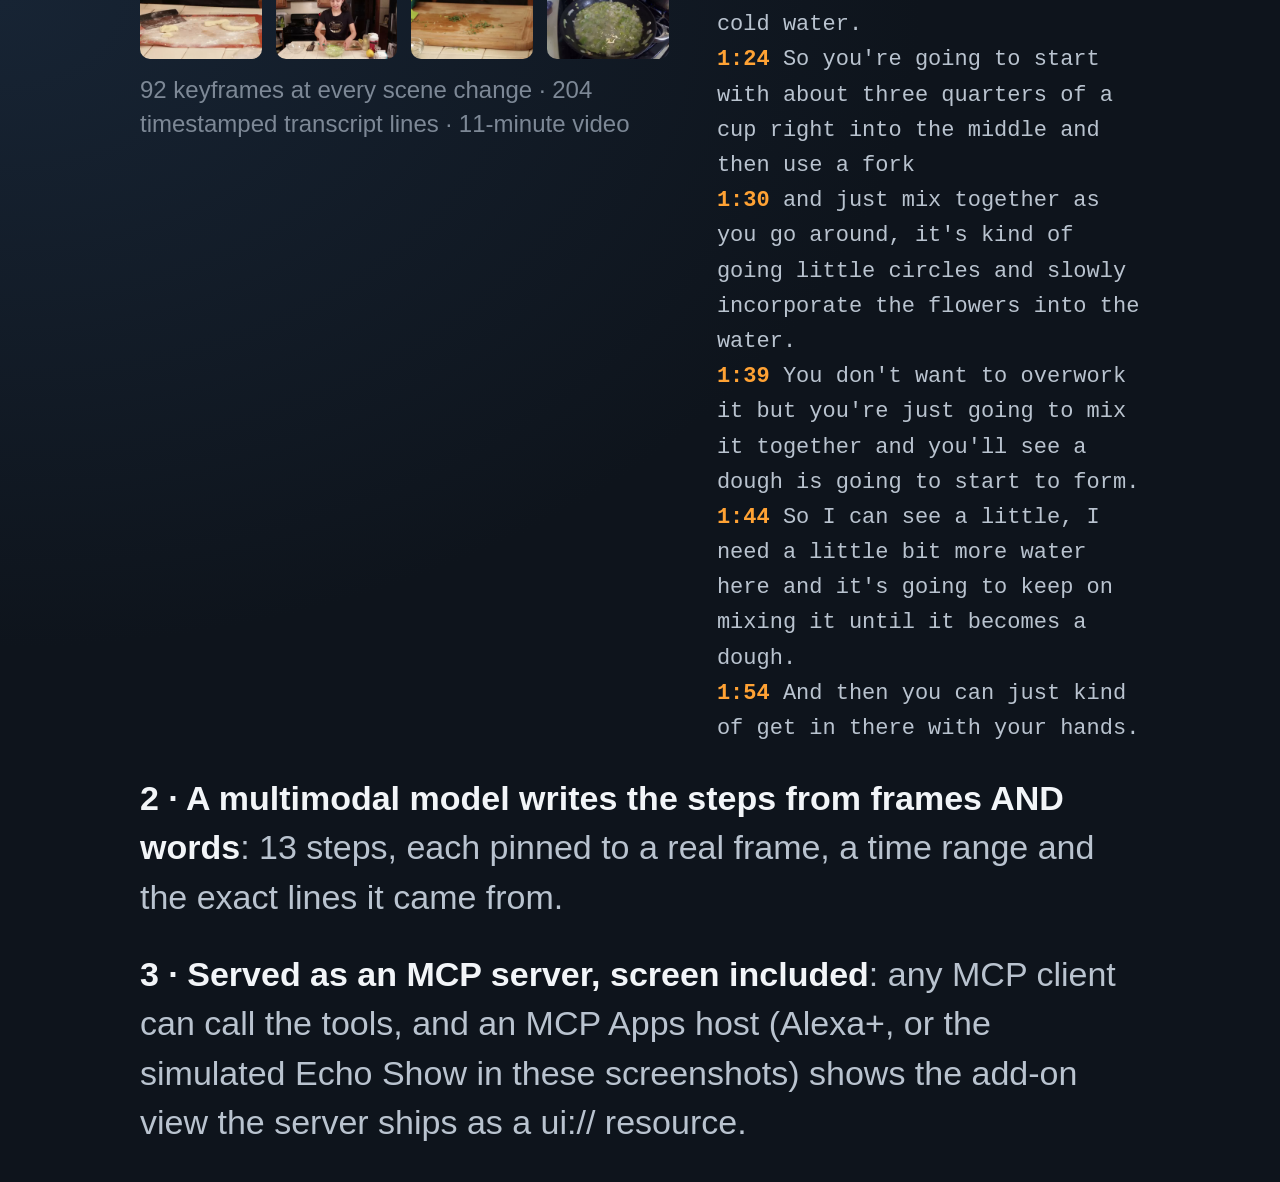
<file: demo/cards/crv.html>
<!doctype html><html><head><meta charset="utf-8"><style>
html,body{margin:0;width:1920px;height:1080px;background:#0e141c;color:#f2f5f8;font-family:-apple-system,"Helvetica Neue",Arial,sans-serif;overflow:hidden}
.wrap{position:absolute;inset:0;padding:100px 140px;display:flex;flex-direction:column;justify-content:center;gap:28px;background:radial-gradient(120% 120% at 0% 0%,#172434 0%,#0e141c 60%)}
h1{font-size:92px;line-height:1.02;margin:0;letter-spacing:-0.02em}
h2{font-size:54px;line-height:1.12;margin:0;letter-spacing:-0.01em}
p{font-size:34px;line-height:1.45;color:#b9c3cf;margin:0;max-width:1560px}
.pill{display:inline-block;border:1px solid rgba(255,255,255,.18);border-radius:999px;padding:10px 22px;font-size:26px;color:#b9c3cf;margin:0 12px 10px 0}
.ring{width:56px;height:56px;border-radius:50%;border:8px solid #37c6f4;box-shadow:0 0 30px rgba(55,198,244,.6)}
.accent{color:#ffa234}
.grid{display:grid;grid-template-columns:repeat(4,1fr);gap:14px;margin-top:6px}
.grid img{width:100%;border-radius:10px;display:block}
.cols{display:grid;grid-template-columns:1.25fr 1fr;gap:48px;align-items:start}
.lines{font-family:ui-monospace,Menlo,monospace;font-size:22px;color:#b9c3cf;line-height:1.6}
.lines b{color:#ffa234;font-weight:600}
.small{font-size:24px;color:#7d8896}
</style></head><body><div class="wrap"><h2>1 · It watches the video first <span class="accent">(crv, open source)</span></h2><div class="cols"><div><div class="grid"><img src="../../server/fixtures/pasta/frames/frame_005.jpg"><img src="../../server/fixtures/pasta/frames/frame_016.jpg"><img src="../../server/fixtures/pasta/frames/frame_027.jpg"><img src="../../server/fixtures/pasta/frames/frame_038.jpg"><img src="../../server/fixtures/pasta/frames/frame_049.jpg"><img src="../../server/fixtures/pasta/frames/frame_060.jpg"><img src="../../server/fixtures/pasta/frames/frame_071.jpg"><img src="../../server/fixtures/pasta/frames/frame_082.jpg"></div><p class="small" style="margin-top:14px">92 keyframes at every scene change · 204 timestamped transcript lines · 11-minute video</p></div><div class="lines"><div><b>1:18</b> Kind of make a little hole in the middle there.</div><div><b>1:22</b> And we're going to add some cold water.</div><div><b>1:24</b> So you're going to start with about three quarters of a cup right into the middle and then use a fork</div><div><b>1:30</b> and just mix together as you go around, it's kind of going little circles and slowly incorporate the flowers into the water.</div><div><b>1:39</b> You don't want to overwork it but you're just going to mix it together and you'll see a dough is going to start to form.</div><div><b>1:44</b> So I can see a little, I need a little bit more water here and it's going to keep on mixing it until it becomes a dough.</div><div><b>1:54</b> And then you can just kind of get in there with your hands.</div></div></div><p><b style="color:#f2f5f8">2 · A multimodal model writes the steps from frames AND words</b>: 13 steps, each pinned to a real frame, a time range and the exact lines it came from.</p><p><b style="color:#f2f5f8">3 · Served as an MCP server, screen included</b>: any MCP client can call the tools, and an MCP Apps host (Alexa+, or the simulated Echo Show in these screenshots) shows the add-on view the server ships as a ui:// resource.</p></div></body></html>
</file>
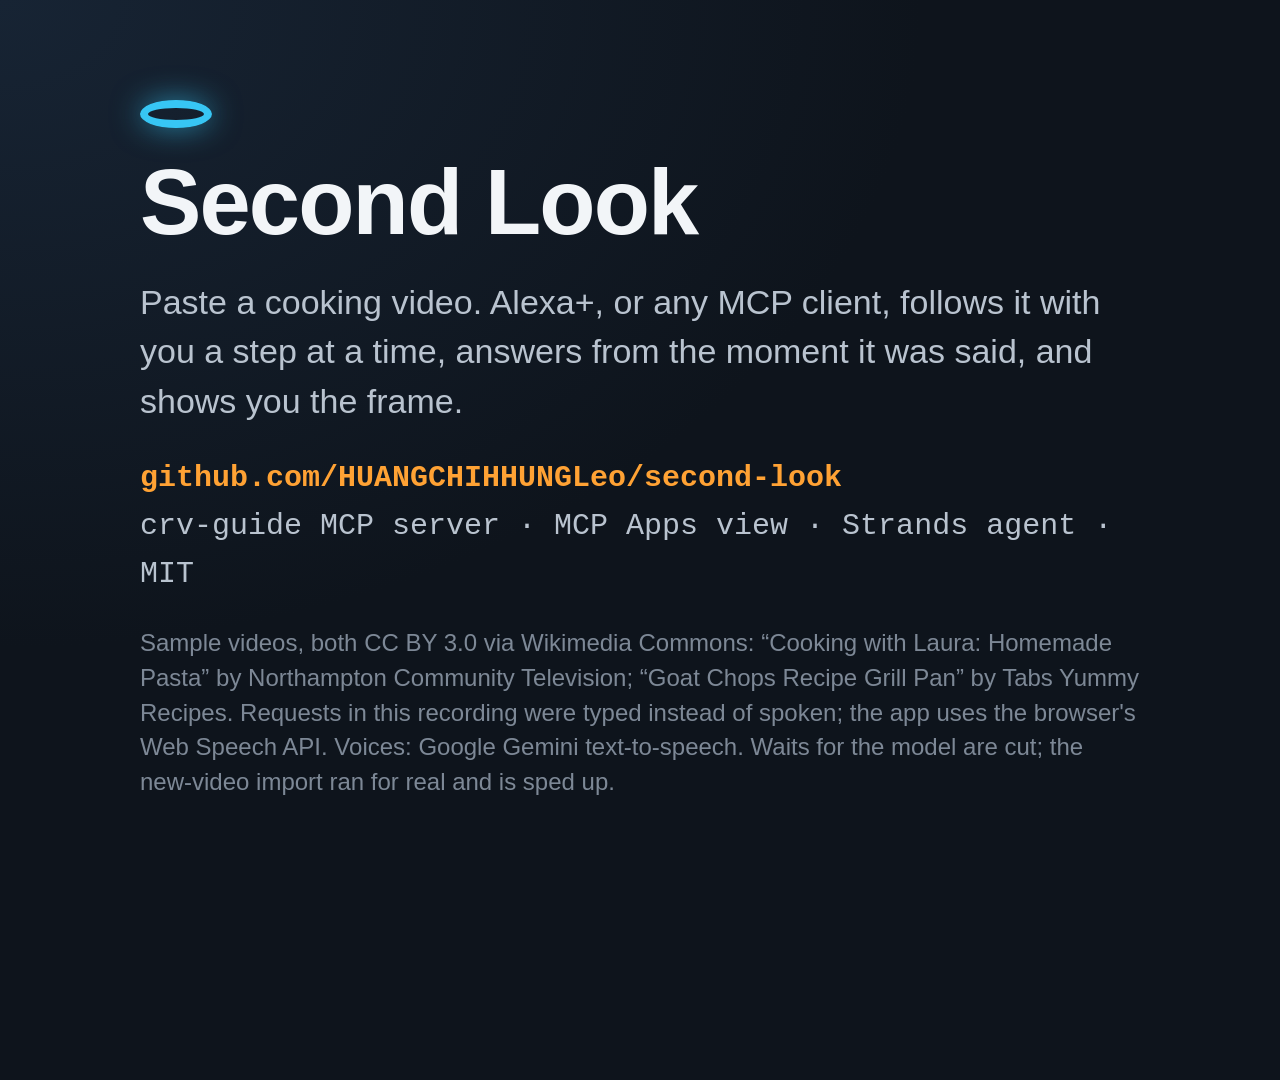
<file: demo/cards/end.html>
<!doctype html><html><head><meta charset="utf-8"><style>
html,body{margin:0;width:1920px;height:1080px;background:#0e141c;color:#f2f5f8;font-family:-apple-system,"Helvetica Neue",Arial,sans-serif;overflow:hidden}
.wrap{position:absolute;inset:0;padding:100px 140px;display:flex;flex-direction:column;justify-content:center;gap:28px;background:radial-gradient(120% 120% at 0% 0%,#172434 0%,#0e141c 60%)}
h1{font-size:92px;line-height:1.02;margin:0;letter-spacing:-0.02em}
h2{font-size:54px;line-height:1.12;margin:0;letter-spacing:-0.01em}
p{font-size:34px;line-height:1.45;color:#b9c3cf;margin:0;max-width:1560px}
.pill{display:inline-block;border:1px solid rgba(255,255,255,.18);border-radius:999px;padding:10px 22px;font-size:26px;color:#b9c3cf;margin:0 12px 10px 0}
.ring{width:56px;height:56px;border-radius:50%;border:8px solid #37c6f4;box-shadow:0 0 30px rgba(55,198,244,.6)}
.accent{color:#ffa234}
.grid{display:grid;grid-template-columns:repeat(4,1fr);gap:14px;margin-top:6px}
.grid img{width:100%;border-radius:10px;display:block}
.cols{display:grid;grid-template-columns:1.25fr 1fr;gap:48px;align-items:start}
.lines{font-family:ui-monospace,Menlo,monospace;font-size:22px;color:#b9c3cf;line-height:1.6}
.lines b{color:#ffa234;font-weight:600}
.small{font-size:24px;color:#7d8896}
</style></head><body><div class="wrap"><div class="ring"></div><h1>Second Look</h1><p>Paste a cooking video. Alexa+, or any MCP client, follows it with you a step at a time, answers from the moment it was said, and shows you the frame.</p><p class="lines" style="font-size:30px"><b>github.com/HUANGCHIHHUNGLeo/second-look</b><br>crv-guide MCP server · MCP Apps view · Strands agent · MIT</p><p class="small">Sample videos, both CC BY 3.0 via Wikimedia Commons: “Cooking with Laura: Homemade Pasta” by Northampton Community Television; “Goat Chops Recipe Grill Pan” by Tabs Yummy Recipes. Requests in this recording were typed instead of spoken; the app uses the browser's Web Speech API. Voices: Google Gemini text-to-speech. Waits for the model are cut; the new-video import ran for real and is sped up.</p></div></body></html>
</file>
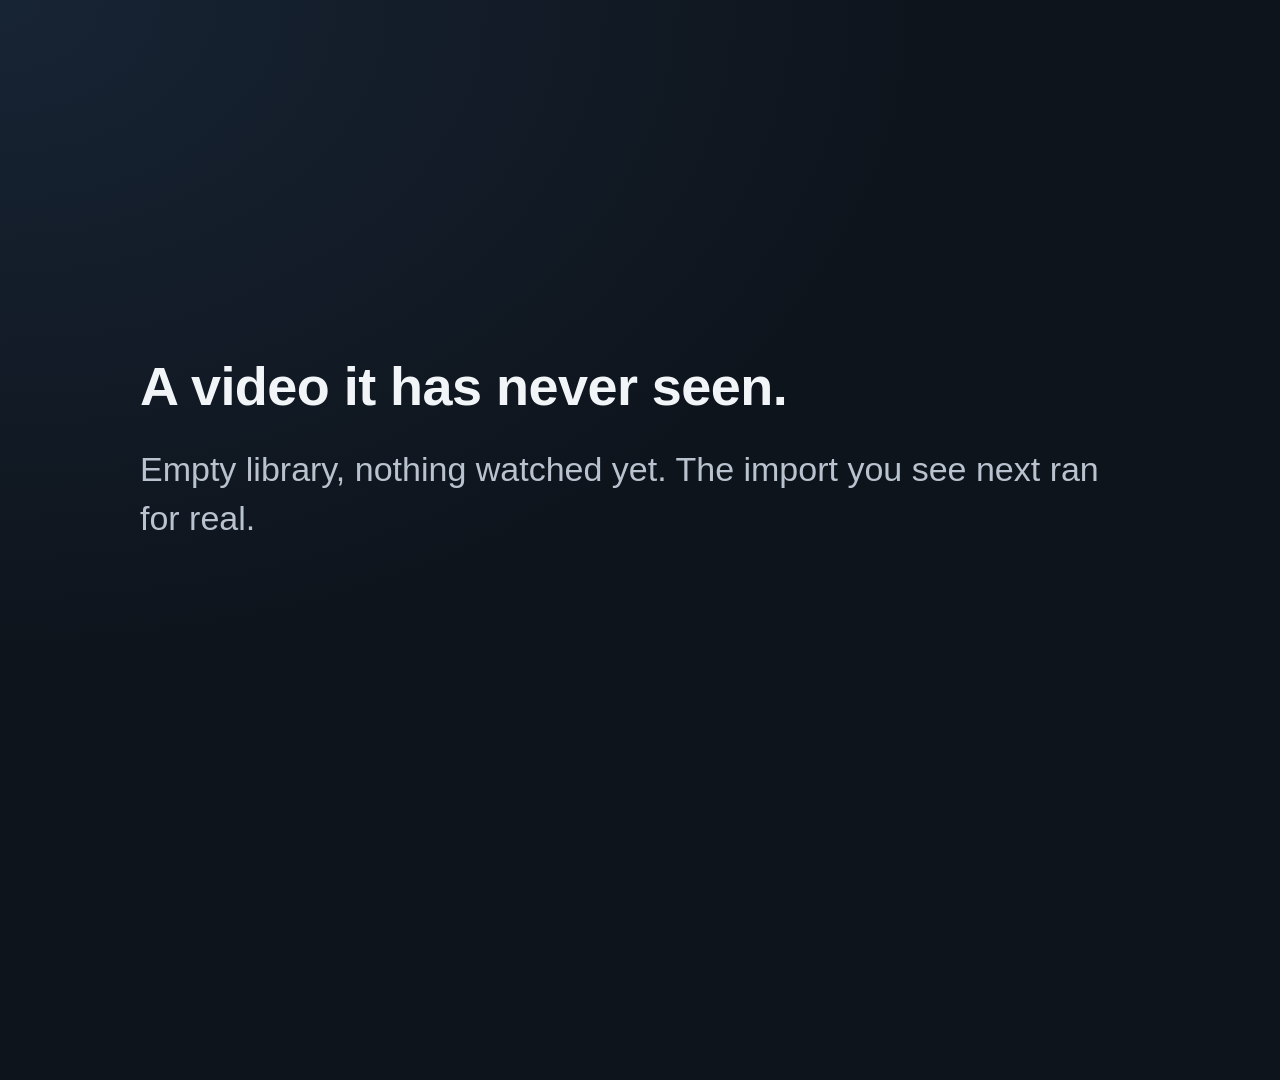
<file: demo/cards/fresh.html>
<!doctype html><html><head><meta charset="utf-8"><style>
html,body{margin:0;width:1920px;height:1080px;background:#0e141c;color:#f2f5f8;font-family:-apple-system,"Helvetica Neue",Arial,sans-serif;overflow:hidden}
.wrap{position:absolute;inset:0;padding:100px 140px;display:flex;flex-direction:column;justify-content:center;gap:28px;background:radial-gradient(120% 120% at 0% 0%,#172434 0%,#0e141c 60%)}
h1{font-size:92px;line-height:1.02;margin:0;letter-spacing:-0.02em}
h2{font-size:54px;line-height:1.12;margin:0;letter-spacing:-0.01em}
p{font-size:34px;line-height:1.45;color:#b9c3cf;margin:0;max-width:1560px}
.pill{display:inline-block;border:1px solid rgba(255,255,255,.18);border-radius:999px;padding:10px 22px;font-size:26px;color:#b9c3cf;margin:0 12px 10px 0}
.ring{width:56px;height:56px;border-radius:50%;border:8px solid #37c6f4;box-shadow:0 0 30px rgba(55,198,244,.6)}
.accent{color:#ffa234}
.grid{display:grid;grid-template-columns:repeat(4,1fr);gap:14px;margin-top:6px}
.grid img{width:100%;border-radius:10px;display:block}
.cols{display:grid;grid-template-columns:1.25fr 1fr;gap:48px;align-items:start}
.lines{font-family:ui-monospace,Menlo,monospace;font-size:22px;color:#b9c3cf;line-height:1.6}
.lines b{color:#ffa234;font-weight:600}
.small{font-size:24px;color:#7d8896}
</style></head><body><div class="wrap"><h2>A video it has never seen.</h2><p>Empty library, nothing watched yet. The import you see next ran for real.</p></div></body></html>
</file>
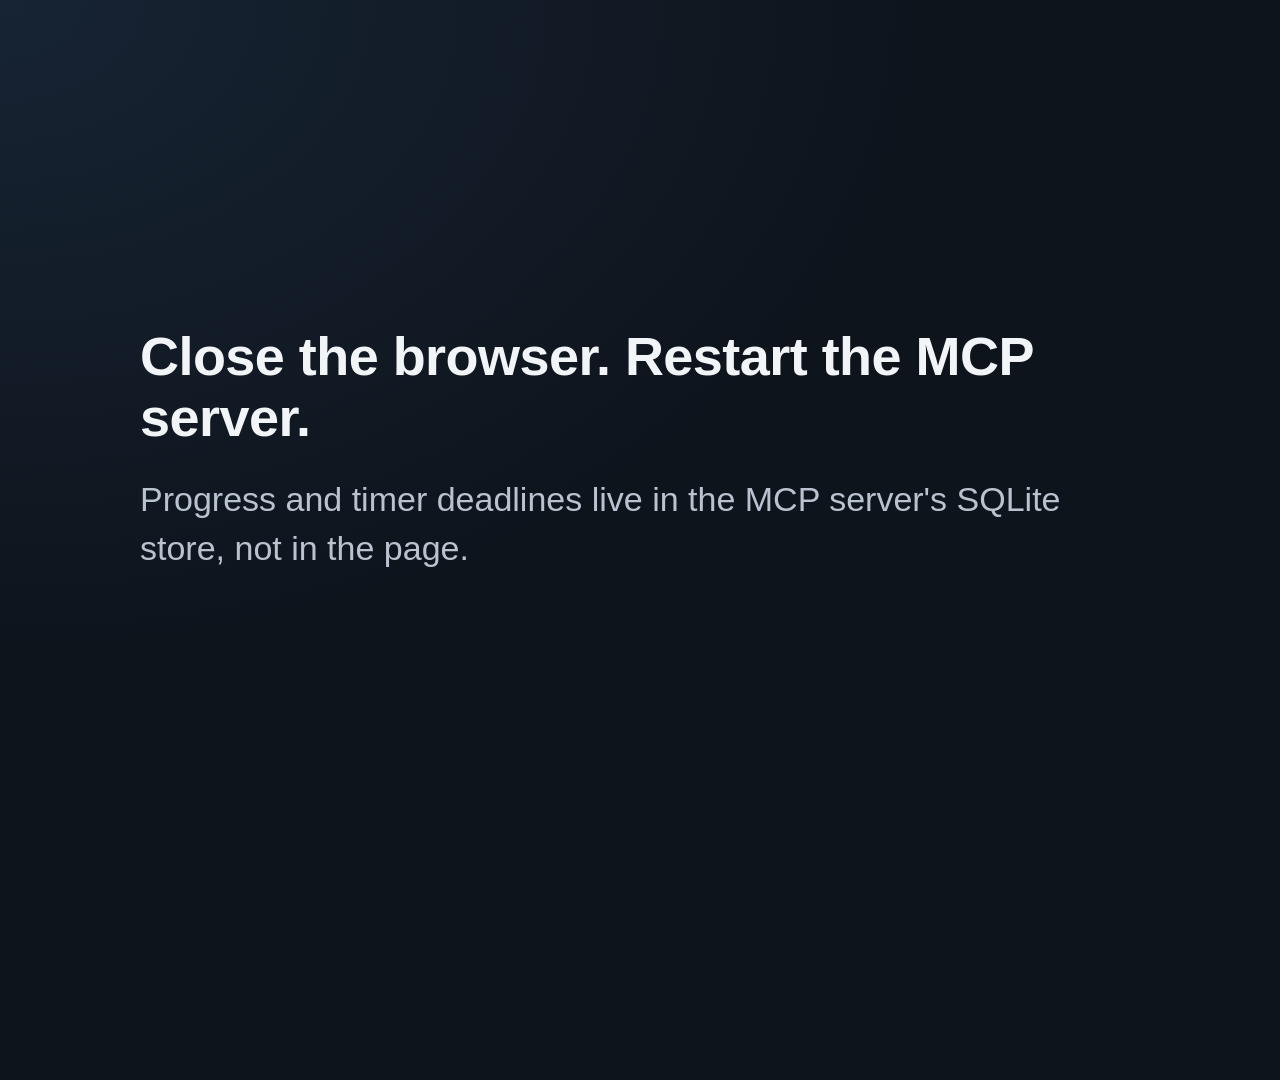
<file: demo/cards/restart.html>
<!doctype html><html><head><meta charset="utf-8"><style>
html,body{margin:0;width:1920px;height:1080px;background:#0e141c;color:#f2f5f8;font-family:-apple-system,"Helvetica Neue",Arial,sans-serif;overflow:hidden}
.wrap{position:absolute;inset:0;padding:100px 140px;display:flex;flex-direction:column;justify-content:center;gap:28px;background:radial-gradient(120% 120% at 0% 0%,#172434 0%,#0e141c 60%)}
h1{font-size:92px;line-height:1.02;margin:0;letter-spacing:-0.02em}
h2{font-size:54px;line-height:1.12;margin:0;letter-spacing:-0.01em}
p{font-size:34px;line-height:1.45;color:#b9c3cf;margin:0;max-width:1560px}
.pill{display:inline-block;border:1px solid rgba(255,255,255,.18);border-radius:999px;padding:10px 22px;font-size:26px;color:#b9c3cf;margin:0 12px 10px 0}
.ring{width:56px;height:56px;border-radius:50%;border:8px solid #37c6f4;box-shadow:0 0 30px rgba(55,198,244,.6)}
.accent{color:#ffa234}
.grid{display:grid;grid-template-columns:repeat(4,1fr);gap:14px;margin-top:6px}
.grid img{width:100%;border-radius:10px;display:block}
.cols{display:grid;grid-template-columns:1.25fr 1fr;gap:48px;align-items:start}
.lines{font-family:ui-monospace,Menlo,monospace;font-size:22px;color:#b9c3cf;line-height:1.6}
.lines b{color:#ffa234;font-weight:600}
.small{font-size:24px;color:#7d8896}
</style></head><body><div class="wrap"><h2>Close the browser. Restart the MCP server.</h2><p>Progress and timer deadlines live in the MCP server's SQLite store, not in the page.</p></div></body></html>
</file>
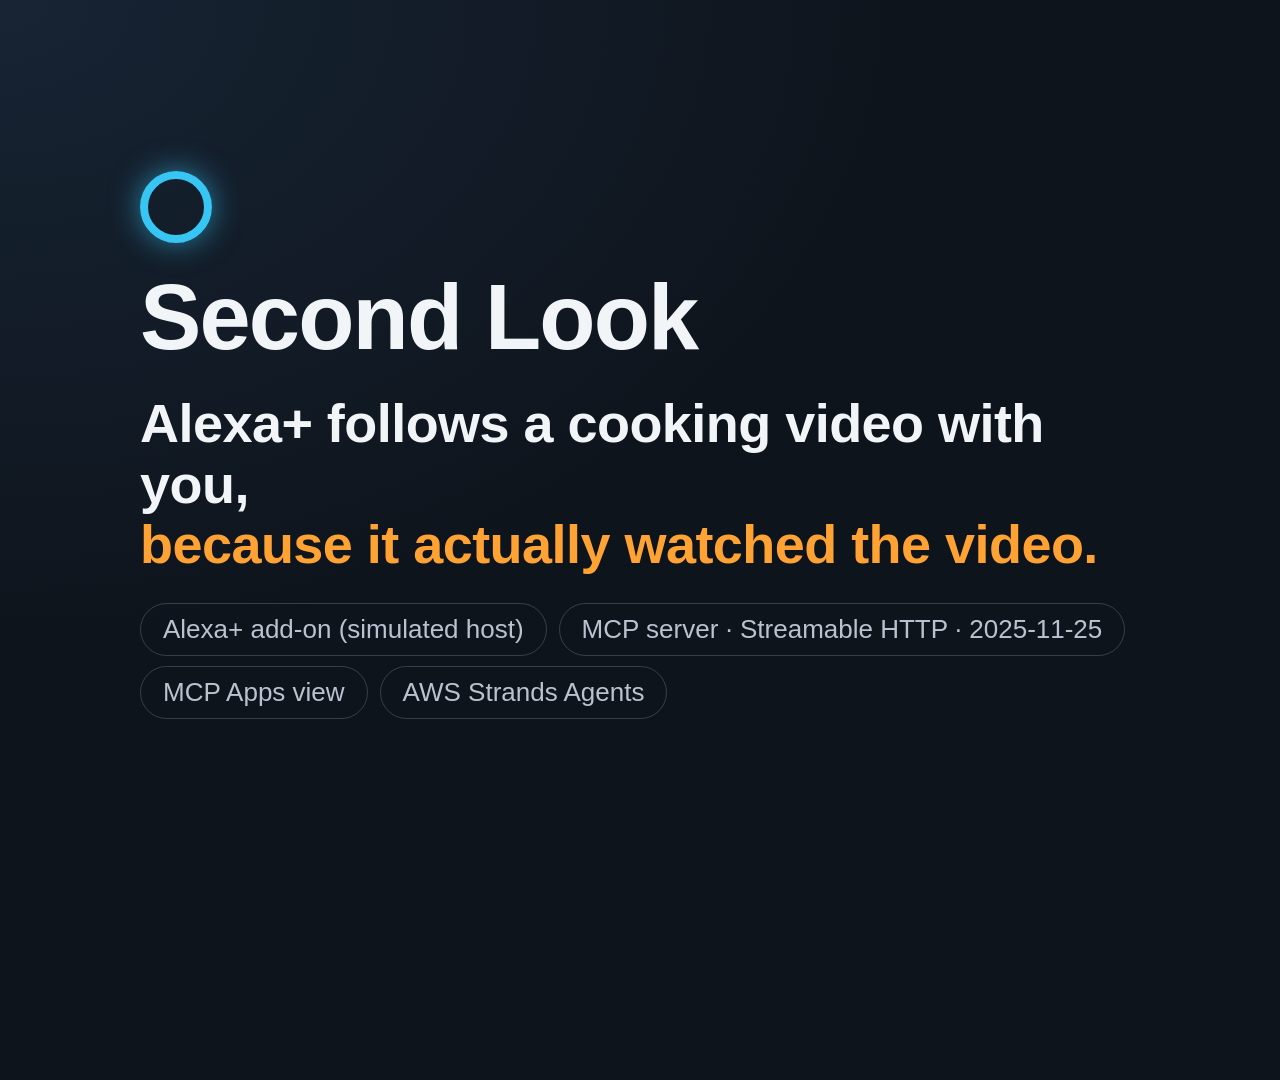
<file: demo/cards/title.html>
<!doctype html><html><head><meta charset="utf-8"><style>
html,body{margin:0;width:1920px;height:1080px;background:#0e141c;color:#f2f5f8;font-family:-apple-system,"Helvetica Neue",Arial,sans-serif;overflow:hidden}
.wrap{position:absolute;inset:0;padding:100px 140px;display:flex;flex-direction:column;justify-content:center;gap:28px;background:radial-gradient(120% 120% at 0% 0%,#172434 0%,#0e141c 60%)}
h1{font-size:92px;line-height:1.02;margin:0;letter-spacing:-0.02em}
h2{font-size:54px;line-height:1.12;margin:0;letter-spacing:-0.01em}
p{font-size:34px;line-height:1.45;color:#b9c3cf;margin:0;max-width:1560px}
.pill{display:inline-block;border:1px solid rgba(255,255,255,.18);border-radius:999px;padding:10px 22px;font-size:26px;color:#b9c3cf;margin:0 12px 10px 0}
.ring{width:56px;height:56px;border-radius:50%;border:8px solid #37c6f4;box-shadow:0 0 30px rgba(55,198,244,.6)}
.accent{color:#ffa234}
.grid{display:grid;grid-template-columns:repeat(4,1fr);gap:14px;margin-top:6px}
.grid img{width:100%;border-radius:10px;display:block}
.cols{display:grid;grid-template-columns:1.25fr 1fr;gap:48px;align-items:start}
.lines{font-family:ui-monospace,Menlo,monospace;font-size:22px;color:#b9c3cf;line-height:1.6}
.lines b{color:#ffa234;font-weight:600}
.small{font-size:24px;color:#7d8896}
</style></head><body><div class="wrap"><div class="ring"></div><h1>Second Look</h1><h2>Alexa+ follows a cooking video with you,<br><span class="accent">because it actually watched the video.</span></h2><div><span class="pill">Alexa+ add-on (simulated host)</span><span class="pill">MCP server · Streamable HTTP · 2025-11-25</span><span class="pill">MCP Apps view</span><span class="pill">AWS Strands Agents</span></div></div></body></html>
</file>
